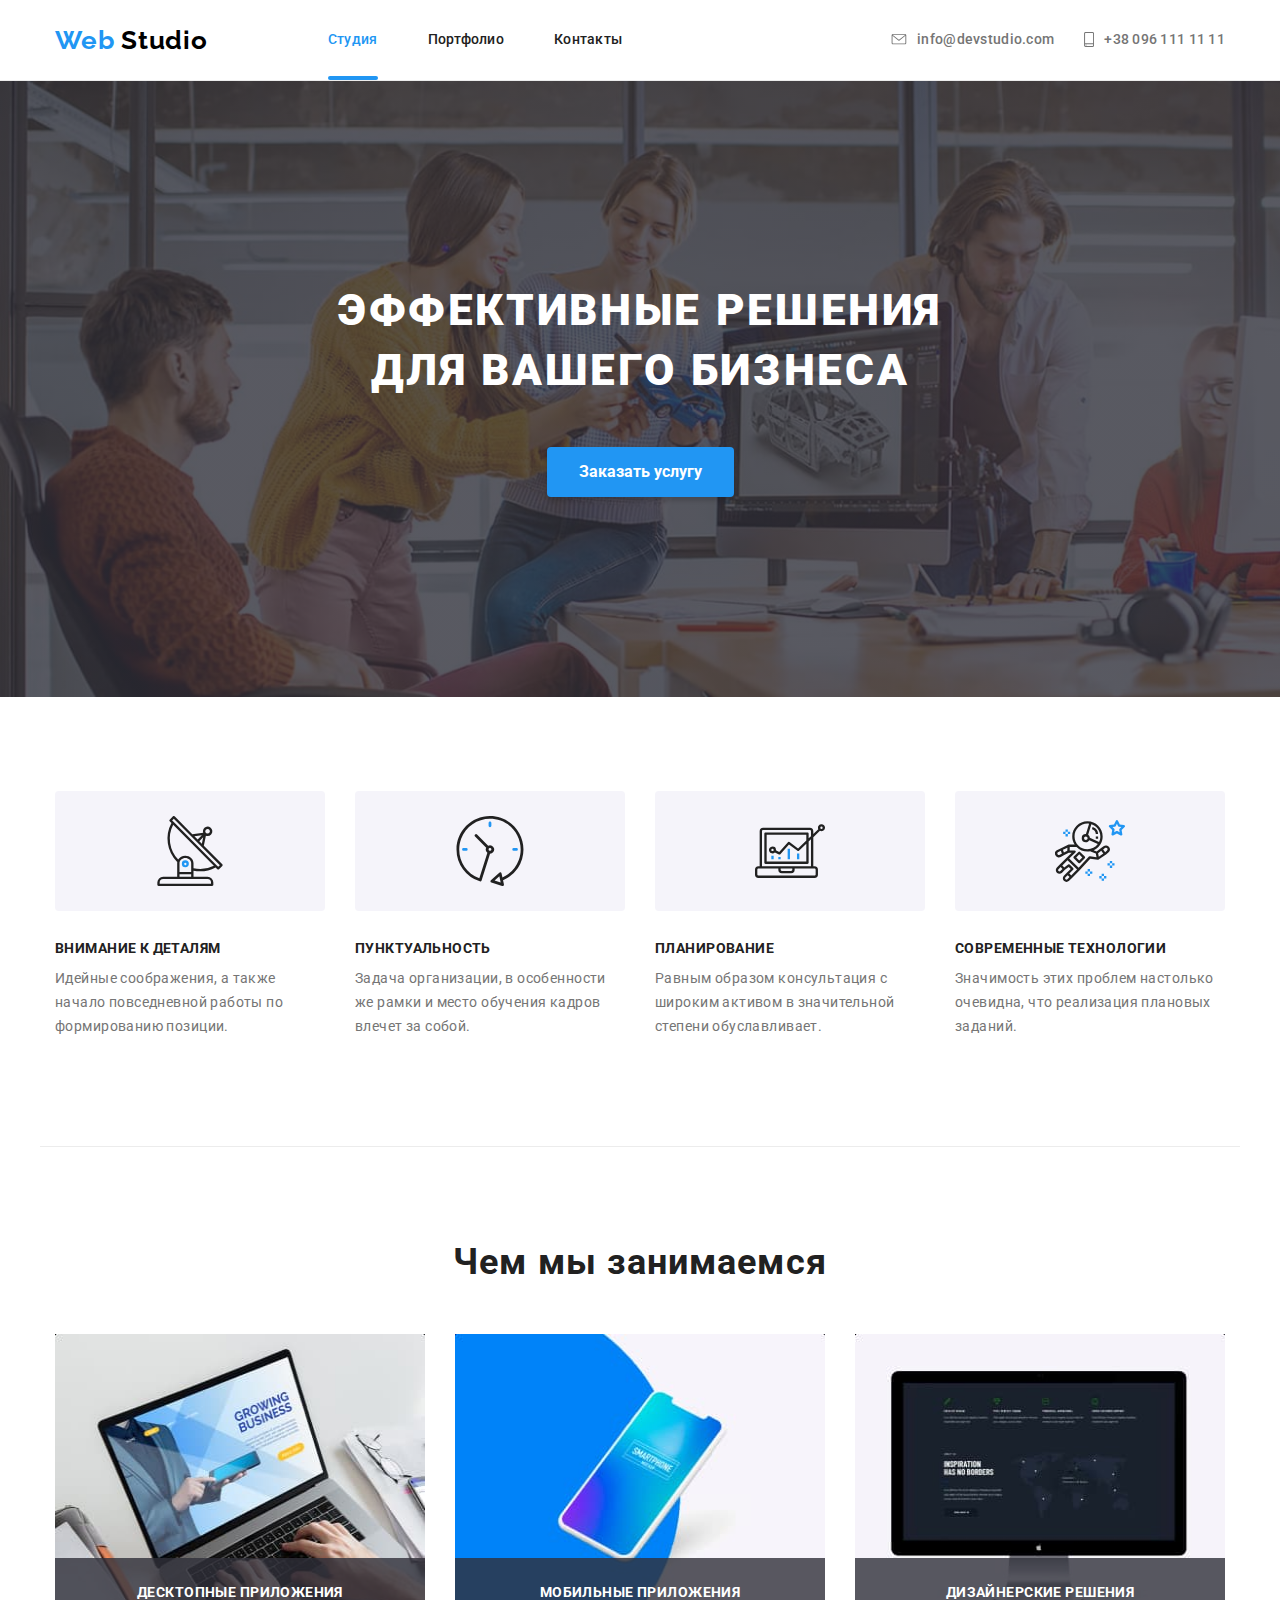
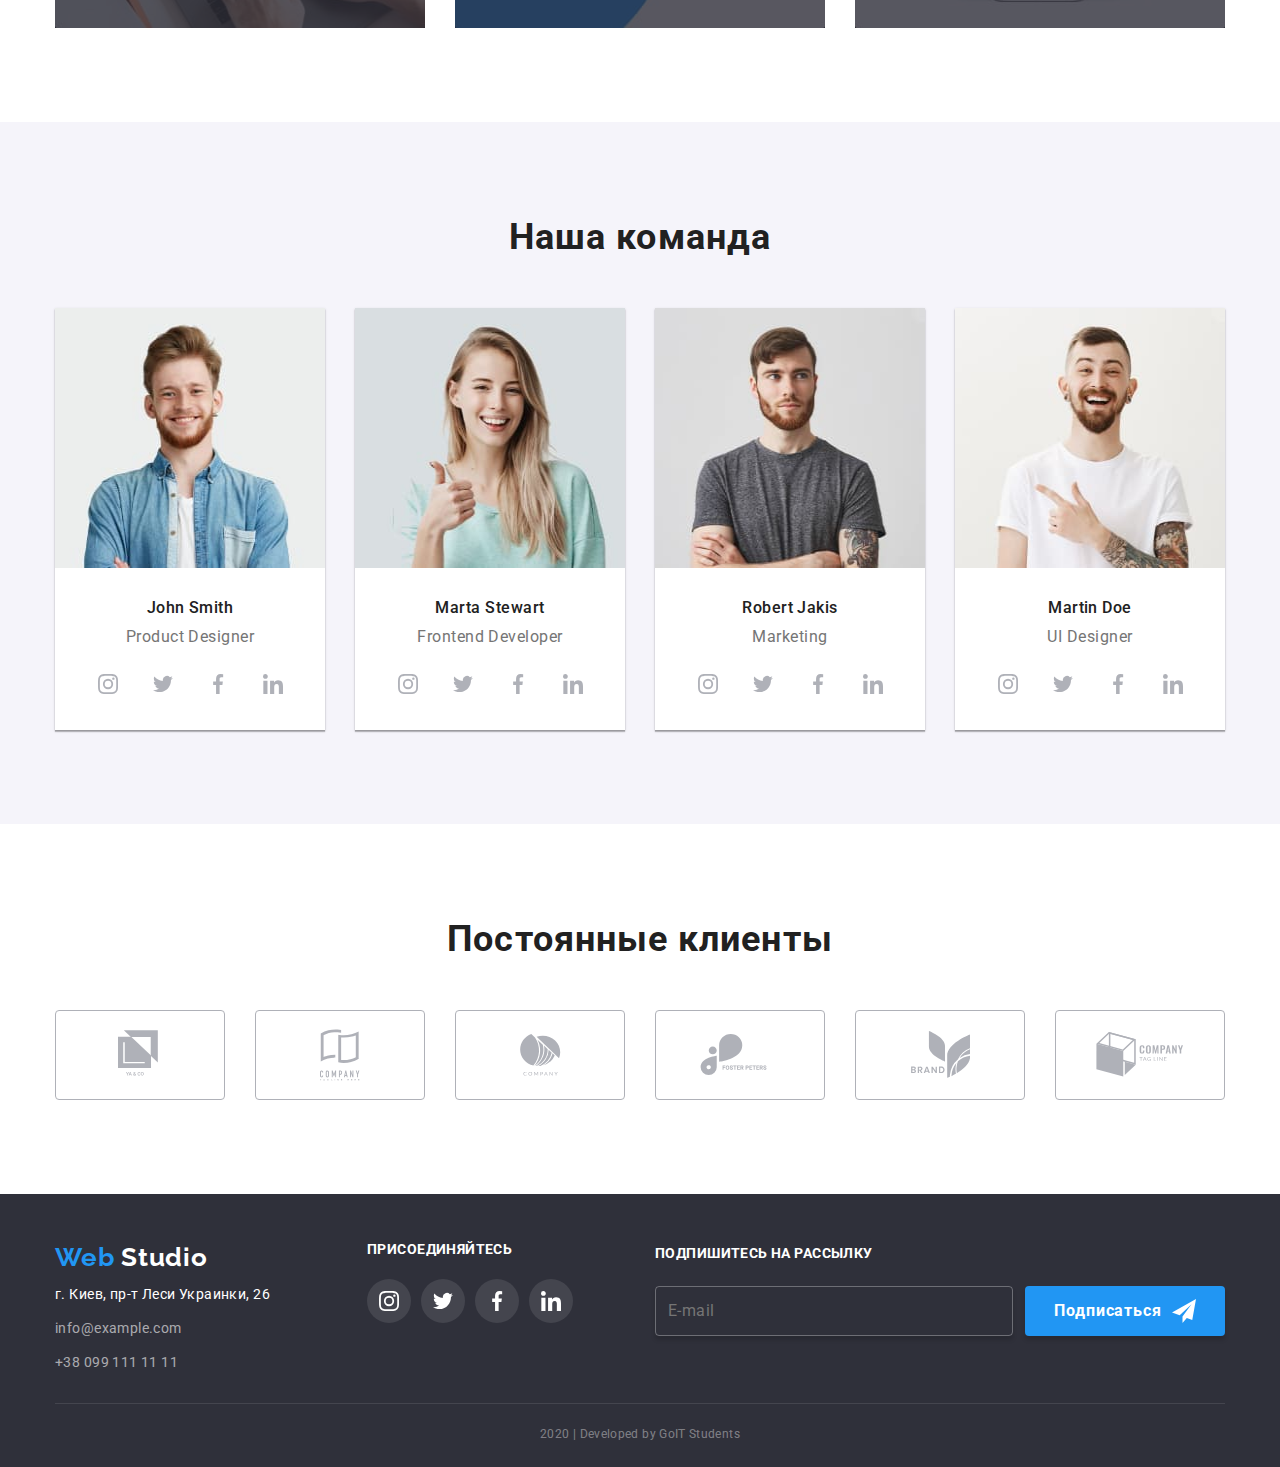
<file: index.html>
<!DOCTYPE html>
<html lang="ru">
<head>
    <meta charset="UTF-8">
    <meta name="viewport" content="width=device-width, initial-scale=1.0">
    <title>Homework 7</title>

    <link href="https://fonts.googleapis.com/css2?family=Raleway:wght@700&family=Roboto:wght@500;700;900&display=swap" rel="stylesheet">
    <link rel="stylesheet" href="./css/main.min.css">
</head>
<body>
    <header class="header">
        <div class="header-wrapper container">
            <a class="logo link" href="/">
                <span class="logo-first-word">Web</span> Studio
            </a>
    
            <ul class="site-nav list">
                <li class="item nav-active-link"><a href="./index.html">Студия</a></li>
                <li class="item"><a href="./portfolio.html">Портфолио</a></li>
                <li class="item"><a href="#">Контакты</a></li>
            </ul>
    
            <ul class="contacts-nav list">
                <li class="item">
                    <a href="mailto:info@devstudio.com" class="contact-link">
                        <svg width="16" height="11" class="contact-icon">
                            <use href="./img/icons.svg#icon-envelope"></use>
                        </svg>
                        <span>info@devstudio.com</span>
                    </a>
                </li>
    
                <li class="item">
                    <a href="tel:+380961111111" class="contact-link">
                        <svg width="10" height="15" class="contact-icon">
                            <use href="./img/icons.svg#icon-smartphone"></use>
                        </svg>
                        <span>+38 096 111 11 11</span>
                    </a>
                </li>
            </ul>
        </div>
    </header>

    <!-- Hero section-->
    <section class="hero-section">
        <div class="content">
            <h1 class="hero-section-header">эффективные решения<br>
                для вашего бизнеса</h1>

            <button type="button" class="hero-section-button" href="#" data-modal-open>
                Заказать услугу
            </button>
        </div>
    </section>

    <!--Features section-->
    <section class="features-section container">
        <h2 class="section-header">Наши преимущества</h2>
        <ul class="features-section-list list">
            <li class="item">
                <h3>Внимание к деталям</h3>
                <p>Идейные соображения, а также начало повседневной работы по формированию позиции.</p>
            </li>
            <li class="item">
                <h3>Пунктуальность</h3>
                <p>Задача организации, в особенности же рамки и место обучения кадров влечет за собой.</p>
            </li>
            <li class="item">
                <h3>Планирование</h3>
                <p>Равным образом консультация с широким активом в значительной степени обуславливает.</p>
            </li>
            <li class="item">
                <h3>Современные технологии</h3>
                <p>Значимость этих проблем настолько очевидна, что реализация плановых заданий.</p>
            </li>
        </ul>
    </section>

    <!--Our work section-->
    <section class="work-section container">
        <h2 class="work-section-header">Чем мы занимаемся</h2>
        <ul class="work-section-list list">
            <li class="item">
                <img class="image" src="./img/work-1.jpg" alt="Разработка десктопных приложений" width="380" height="294">
                <h3>Десктопные приложения</h3>
            </li>
            <li class="item">
                <img class="image" src="./img/work-2.jpg" alt="Разработка мобильных приложений" width="380" height="294">
                <h3>Мобильные приложения</h3>
            </li>
            <li class="item">
                <img class="image" src="./img/work-3.jpg" alt="Разработка дизайнерских решений" width="380" height="294">
                <h3>Дизайнерские решения</h3>
            </li>
        </ul>
    </section>

    <!--Our team section-->
    <section class="team-section">
        <div class="container">
            <h2 class="team-section-header">Наша команда</h2>
            <ul class="team-section-list list">
                <li class="item">
                    <img class="teammate-image" src="./img/john-smith.jpg" alt="John Smith" width="278" height="260">
                    <h3>John Smith</h3>
                    <p>Product Designer</p>
                    <ul class="list social-links">
                        <li class="item">
                            <a href="https://instagram.com" aria-label="Instagram страница John Smith" class="social-link">
                                <svg width="20" height="20" class="social-link-icon">
                                    <use href="./img/icons.svg#icon-instagram"></use>
                                </svg>
                            </a>
                        </li>
                        <li class="item">
                            <a href="https://twitter.com" aria-label="Twitter страница John Smith" class="social-link">
                                <svg width="20" height="20" class="social-link-icon">
                                    <use href="./img/icons.svg#icon-twitter"></use>
                                </svg>
                            </a>
                        </li>
                        <li class="item">
                            <a href="https://facebook.com" aria-label="Facebook страница John Smith" class="social-link">
                                <svg width="20" height="20" class="social-link-icon">
                                    <use href="./img/icons.svg#icon-facebook"></use>
                                </svg>
                            </a>
                        </li>
                        <li class="item">
                            <a href="https://linkedin.com" aria-label="LinkedIn страница John Smith" class="social-link">
                                <svg width="20" height="20" class="social-link-icon">
                                    <use href="./img/icons.svg#icon-linkedin"></use>
                                </svg>
                            </a>
                        </li>
                    </ul>
                </li>
                <li class="item">
                    <img class="teammate-image" src="./img/marta-stewart.jpg" alt="Marta Stewart" width="278" height="260">
                    <h3>Marta Stewart</h3>
                    <p>Frontend Developer</p>
                    <ul class="list social-links">
                        <li class="item">
                            <a href="https://instagram.com" aria-label="Instagram страница Marta Stewart" class="social-link">
                                <svg width="20" height="20" class="social-link-icon">
                                    <use href="./img/icons.svg#icon-instagram"></use>
                                </svg>
                            </a>
                        </li>
                        <li class="item">
                            <a href="https://twitter.com" aria-label="Twitter страница Marta Stewart" class="social-link">
                                <svg width="20" height="20" class="social-link-icon">
                                    <use href="./img/icons.svg#icon-twitter"></use>
                                </svg>
                            </a>
                        </li>
                        <li class="item">
                            <a href="https://facebook.com" aria-label="Facebook страница Marta Stewart" class="social-link">
                                <svg width="20" height="20" class="social-link-icon">
                                    <use href="./img/icons.svg#icon-facebook"></use>
                                </svg>
                            </a>
                        </li>
                        <li class="item">
                            <a href="https://linkedin.com" aria-label="LinkedIn страница Marta Stewart" class="social-link">
                                <svg width="20" height="20" class="social-link-icon">
                                    <use href="./img/icons.svg#icon-linkedin"></use>
                                </svg>
                            </a>
                        </li>
                    </ul>
                </li>
                <li class="item">
                    <img class="teammate-image" src="./img/robert-jakis.jpg" alt="Robert Jakis" width="278" height="260">
                    <h3>Robert Jakis</h3>
                    <p>Marketing</p>
                    <ul class="list social-links">
                        <li class="item">
                            <a href="https://instagram.com" aria-label="Instagram страница Robert Jakis" class="social-link">
                                <svg width="20" height="20" class="social-link-icon">
                                    <use href="./img/icons.svg#icon-instagram"></use>
                                </svg>
                            </a>
                        </li>
                        <li class="item">
                            <a href="https://twitter.com" aria-label="Twitter страница Robert Jakis" class="social-link">
                                <svg width="20" height="20" class="social-link-icon">
                                    <use href="./img/icons.svg#icon-twitter"></use>
                                </svg>
                            </a>
                        </li>
                        <li class="item">
                            <a href="https://facebook.com" aria-label="Facebook страница Robert Jakis" class="social-link">
                                <svg width="20" height="20" class="social-link-icon">
                                    <use href="./img/icons.svg#icon-facebook"></use>
                                </svg>
                            </a>
                        </li>
                        <li class="item">
                            <a href="https://linkedin.com" aria-label="LinkedIn страница Robert Jakis" class="social-link">
                                <svg width="20" height="20" class="social-link-icon">
                                    <use href="./img/icons.svg#icon-linkedin"></use>
                                </svg>
                            </a>
                        </li>
                    </ul>
                </li>
                <li class="item">
                    <img class="teammate-image" src="./img/martin-doe.jpg" alt="Martin Doe" width="278" height="260">
                    <h3>Martin Doe</h3>
                    <p>UI Designer</p>
                    <ul class="list social-links">
                        <li class="item">
                            <a href="https://instagram.com" aria-label="Instagram страница Martin Doe" class="social-link">
                                <svg width="20" height="20" class="social-link-icon">
                                    <use href="./img/icons.svg#icon-instagram"></use>
                                </svg>
                            </a>
                        </li>
                        <li class="item">
                            <a href="https://twitter.com" aria-label="Twitter страница Martin Doe" class="social-link">
                                <svg width="20" height="20" class="social-link-icon">
                                    <use href="./img/icons.svg#icon-twitter"></use>
                                </svg>
                            </a>
                        </li>
                        <li class="item">
                            <a href="https://facebook.com" aria-label="Facebook страница Martin Doe" class="social-link">
                                <svg width="20" height="20" class="social-link-icon">
                                    <use href="./img/icons.svg#icon-facebook"></use>
                                </svg>
                            </a>
                        </li>
                        <li class="item">
                            <a href="https://linkedin.com" aria-label="LinkedIn страница Martin Doe" class="social-link">
                                <svg width="20" height="20" class="social-link-icon">
                                    <use href="./img/icons.svg#icon-linkedin"></use>
                                </svg>
                            </a>
                        </li>
                    </ul>
                </li>
            </ul>
        </div>
    </section>

    <!--Clients section-->
    <section class="clients-section container">
        <h2 class="clients-section-header">Постоянные клиенты</h2>
        <ul class="clients-section-list list">
            <li class="item">
                <a class="client-link" href="#">
                    <svg width="44" height="49" class="client-link-icon">
                        <use href='./img/icons.svg#icon-logo-1'></use>
                    </svg>
                </a>
            </li>
            <li class="item">
                <a class="client-link" href="#">
                    <svg width="40" height="52" class="client-link-icon">
                        <use href='./img/icons.svg#icon-logo-2'></use>
                    </svg>
                </a>
            </li>
            <li class="item">
                <a class="client-link" href="#">
                    <svg width="41" height="42" class="client-link-icon">
                        <use href='./img/icons.svg#icon-logo-3'></use>
                    </svg>
                </a>
            </li>
            <li class="item">
                <a class="client-link" href="#">
                    <svg width="80" height="42" class="client-link-icon">
                        <use href='./img/icons.svg#icon-logo-4'></use>
                    </svg>
                </a>
            </li>
            <li class="item">
                <a class="client-link" href="#">
                    <svg width="59" height="47" class="client-link-icon">
                        <use href='./img/icons.svg#icon-logo-5'></use>
                    </svg>
                </a>
            </li>
            <li class="item">
                <a class="client-link" href="#">
                    <svg width="88" height="45" class="client-link-icon">
                        <use href='./img/icons.svg#icon-logo-6'></use>
                    </svg>
                </a>
            </li>
        </ul>
    </section>

    <!--Footer-->
    <footer class="footer">
        <div class="container footer-content">
            <!--Contacts-->
            <address class="footer-address">
                <a class="footer-logo logo" href="/">
                    <span class="logo-first-word">Web</span> Studio
                </a><br>
                <p class="footer-location">г. Киев, пр-т Леси Украинки, 26</p>
                <a class="footer-contact footer-email" href="mailto:info@example.com">info@example.com</a><br>
                <a class="footer-contact" href="tel:+380991111111">+38 099 111 11 11</a>
            </address>
        
            <!--Join us-->
            <div class="join-us-block">
                <p>присоединяйтесь</p>
                <ul class="list join-us-list">
                    <li class="item">
                        <a href="https://instagram.com" aria-label="Мы в Instagram" class="footer-social-link">
                            <svg width="20" height="20" class="footer-social-link-icon">
                                <use href="./img/icons.svg#icon-instagram"></use>
                            </svg>
                        </a>
                    </li>
                    <li class="item">
                        <a class="footer-social-link" href="https://twitter.com" aria-label="Мы в Twitter">
                            <svg width="20" height="20" class="footer-social-link-icon">
                                <use href="./img/icons.svg#icon-twitter"></use>
                            </svg>
                        </a>
                    </li>
                    <li class="item"><a class="footer-social-link" href="https://facebook.com" aria-label="Мы в Facebook">
                            <svg width="20" height="20" class="footer-social-link-icon">
                                <use href="./img/icons.svg#icon-facebook"></use>
                            </svg>
                        </a>
                    </li>
                    <li class="item"><a class="footer-social-link" href="https://linkedin.com" aria-label="Мы в LinkedIn">
                         <svg width="20" height="20" class="footer-social-link-icon">
                            <use href="./img/icons.svg#icon-linkedin"></use>
                        </svg>
                        </a>
                    </li>
                </ul>
            </div>
        
            <!--Subscribe form-->
            <form class="subscribe-form">
                <label for="footer-email">подпишитесь на рассылку</label>
                
                <div class="email-input">
                    <input type="email" id="footer-email" name="email" placeholder="E-mail">
               
                    <button type="submit">
                        Подписаться
                        <svg width="24" height="24" class="email-send-icon">
                            <use href="./img/icons.svg#icon-send"></use>
                        </svg>
                    </button>
                </div>
            </form>
            
        </div>

        <!--Copyright-->
        <div class="container">
            <p class="footer-copyright">2020 | Developed by GoIT Students </p>
        </div>
    </footer>

    <!--Modal window-->
    <div class="backdrop is-hidden" data-modal>
        <div class="modal-window">
            <button type="button" class="close-button" data-modal-close>
                <svg class="icon">
                    <use href="./img/icons.svg#icon-cross"></use>
                </svg>
            </button>

            <form class="modal-form">
                <p class="modal-form-title">Оставьте свои данные, мы вам перезвоним</p>
            
                <!-- Name -->
                <div class="form-input">
                    <input type="text" name="name" id="name" placeholder=" ">
                    <label for="name">Имя</label>
                    <svg class="icon" width="12" height="12">
                        <use href="./img/icons.svg#icon-form-person"></use>
                    </svg>
                </div>

                <!-- Phone -->
                <div class="form-input">
                    <input type="phone" name="phone" id="phone" placeholder=" ">
                    <label for="phone">Телефон</label>
                    <svg class="icon" width="12" height="12">
                        <use href="./img/icons.svg#icon-form-phone"></use>
                    </svg>
                </div>

                <!-- Email -->
                <div class="form-input">
                    <input type="email" name="email" id="email" placeholder=" ">
                    <label for="email">Почта</label>
                    <svg class="icon" width="12" height="12">
                        <use href="./img/icons.svg#icon-form-email"></use>
                    </svg>
                </div>

                <!-- Comment -->
                <div class="form-input">
                    <textarea name="comment" id="comment" placeholder=" "></textarea>
                    <label class="comment-label" for="comment">Комментарий</label>
                </div>

                <!-- Conditions -->
                <label class="conditions">
                    <input type="checkbox" name="agreement" class="conditions-checkbox">
                    <span class="icon"></span>
                    Соглашаюсь с рассылкой и принимаю <a href="#" class="conditions-link">Условия договора</a>
                </label>

                <!-- Submit button-->
                <button type="submit" class="submit-button">
                    Отправить
                </button>
            </form>
        </div>
    </div>
    
    <!-- Modal window code-->
    <script src="./js/modal.js"></script>
</body>

</html>
</file>
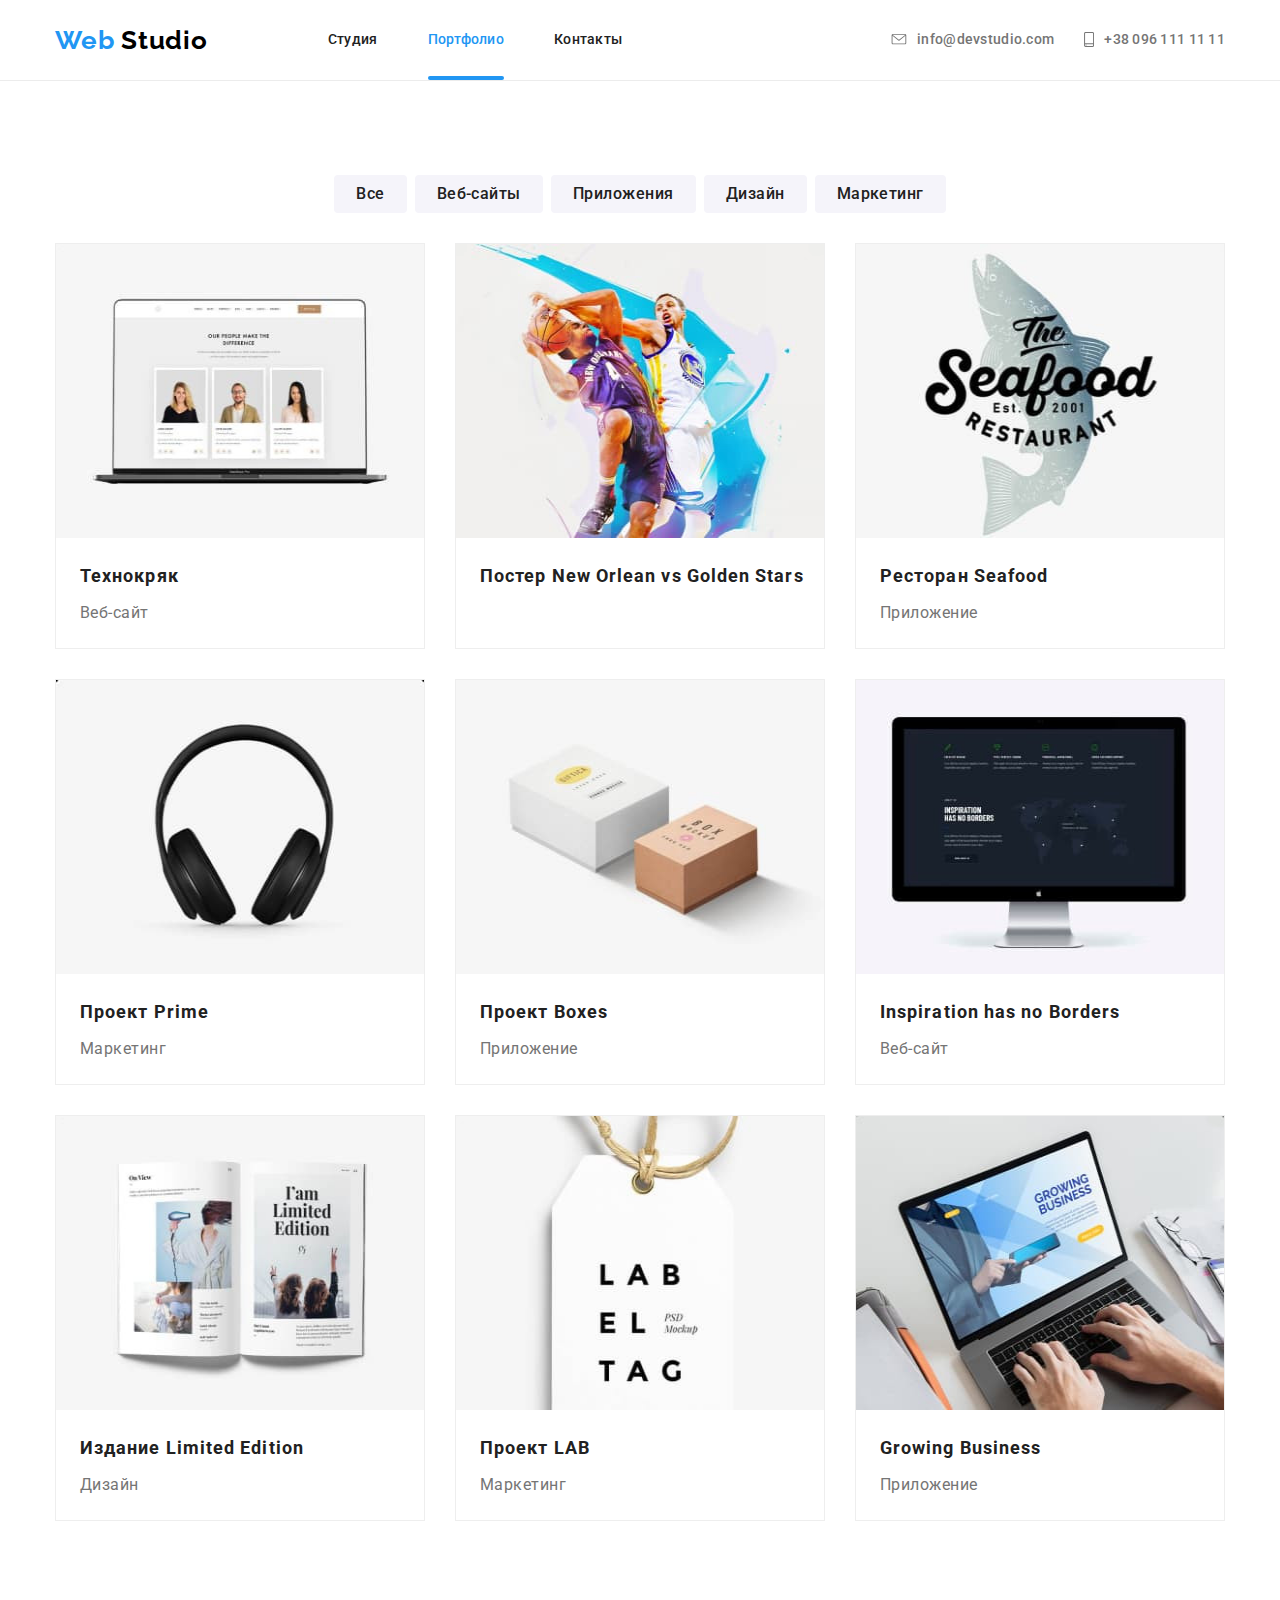
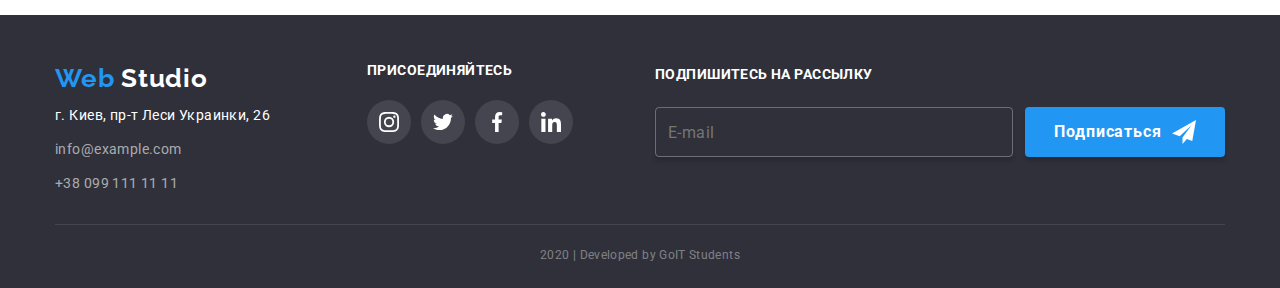
<file: portfolio.html>
<!DOCTYPE html>
<html lang="ru">
<head>
    <meta charset="UTF-8">
    <meta name="viewport" content="width=device-width, initial-scale=1.0">
    <title>Homework 7 - Portfolio</title>

    
    <link href="https://fonts.googleapis.com/css2?family=Raleway:wght@700&family=Roboto:wght@500;700;900&display=swap" rel="stylesheet">
    <link rel="stylesheet" href="./css/main.min.css">
</head>
<body>
    <header class="header">
        <div class="header-wrapper container">
            <a class="logo link" href="/">
                <span class="logo-first-word">Web</span> Studio
            </a>
    
            <ul class="site-nav list">
                <li class="item"><a href="./index.html">Студия</a></li>
                <li class="item nav-active-link"><a href="./portfolio.html">Портфолио</a></li>
                <li class="item"><a href="#">Контакты</a></li>
            </ul>
    
            <ul class="contacts-nav list">
                <li class="item">
                    <a href="mailto:info@devstudio.com" class="contact-link">
                        <svg width="16" height="11" class="contact-icon">
                            <use href="./img/icons.svg#icon-envelope"></use>
                        </svg>
                        <span>info@devstudio.com</span>
                    </a>
                </li>
    
                <li class="item">
                    <a href="tel:+380961111111" class="contact-link">
                        <svg width="10" height="15" class="contact-icon">
                            <use href="./img/icons.svg#icon-smartphone"></use>
                        </svg>
                        <span>+38 096 111 11 11</span>
                    </a>
                </li>
            </ul>
        </div>
    </header>

    <!-- Works-->
    <section class="portfolio-section container">
        <h1 class="portfolio-heading">Наши работы</h1>

        <!--Work type selector-->
        <ul class="list portfolio-work-type-chooser">
            <li class="item"><button class="portfolio-section-button" type="button">Все</button></li>
            <li class="item"><button class="portfolio-section-button" type="button">Веб-сайты</button></li>
            <li class="item"><button class="portfolio-section-button" type="button">Приложения</button></li>
            <li class="item"><button class="portfolio-section-button" type="button">Дизайн</button></li>
            <li class="item"><button class="portfolio-section-button" type="button">Маркетинг</button></li>
        </ul>

       <!-- Work cards-->
       <ul class="list work-list">
        <li class="item">
            <a href="#">
                <div class="image-wrapper">
                    <img class="image" width="380" height="294" src="./img/portfolio/project-1.jpg" alt="Иллюстрация работы Технокряк">
                    <p class="image-card-top-text">Технокряк это современная площадка распространения коронавируса. Компании используют эту платформу для цифрового шпионажа и атак на защищённые сервера конкурентов.</p>
                </div>
                <div class="work-item-title">
                    <h2 class="portfolio-section-card-title">Технокряк</h2>
                    <p class="portfolio-section-card-category">Веб-сайт</p>
                </div>
            </a>
        </li>
        <li class="item">
            <a href="#">
                <div class="image-wrapper">
                    <img class="image" width="380" height="294" src="./img/portfolio/project-2.jpg"
                    alt="Иллюстрация работы Постер New Orlean vs Golden Stars">
                    <p class="image-card-top-text">Технокряк это современная площадка распространения коронавируса. Компании используют эту платформу для цифрового шпионажа и атак на защищённые сервера конкурентов.</p>
                </div>
                
                <div class="work-item-title">
                    <h2 class="portfolio-section-card-title">Постер New Orlean vs Golden Stars</h2>
                </div>
            </a>
        </li>
        <li class="item">
            <a href="#">
                <div class="image-wrapper">
                <img class="image" width="380" height="294" src="./img/portfolio/project-3.jpg"
                    alt="Иллюстрация работы Ресторан Seafood">
                    <p class="image-card-top-text">Технокряк это современная площадка распространения коронавируса. Компании используют эту платформу для цифрового шпионажа и атак на защищённые сервера конкурентов.</p>

                </div>
                <div class="work-item-title">
                    <h2 class="portfolio-section-card-title">Ресторан Seafood</h2>
                    <p class="portfolio-section-card-category">Приложение</p>
                </div>
            </a>
        </li>
           <li class="item">
               <a href="#">
                <div class="image-wrapper">
                    <img class="image" width="380" height="294" src="./img/portfolio/project-4.jpg" alt="Иллюстрация работы Проект Prime">
                    <p class="image-card-top-text">Технокряк это современная площадка распространения коронавируса. Компании используют эту платформу для цифрового шпионажа и атак на защищённые сервера конкурентов.</p>

                </div>
                <div class="work-item-title">
                    <h2 class="portfolio-section-card-title">Проект Prime</h2>
                    <p class="portfolio-section-card-category">Маркетинг</p>
                </div>
               </a>
           </li>
           <li class="item">
            <a href="#">
                <div class="image-wrapper">
                    <img class="image" width="380" height="294" src="./img/portfolio/project-5.jpg"
                    alt="Иллюстрация работы Проект Boxes">
                    <p class="image-card-top-text">Технокряк это современная площадка распространения коронавируса. Компании используют эту платформу для цифрового шпионажа и атак на защищённые сервера конкурентов.</p>
                </div>
               
                <div class="work-item-title">
                    <h2 class="portfolio-section-card-title">Проект Boxes</h2>
                    <p class="portfolio-section-card-category">Приложение</p>
                </div>
            </a>
           </li>
           <li class="item">
            <a href="#">
                <div class="image-wrapper">
                    <img class="image" width="380" height="294" src="./img/portfolio/project-6.jpg"
                    alt="Иллюстрация работы Inspiration has no Borders">

                    <p class="image-card-top-text">Технокряк это современная площадка распространения коронавируса. Компании используют эту платформу для цифрового шпионажа и атак на защищённые сервера конкурентов.</p>
                </div>
                <div class="work-item-title">
            
                    <h2 class="portfolio-section-card-title">Inspiration has no Borders</h2>
                    <p class="portfolio-section-card-category">Веб-сайт</p>
                </div>
            </a>
           </li>
           <li class="item">
            <a href="#">
                <div class="image-wrapper">
                    <img class="image" width="380" height="294" src="./img/portfolio/project-7.jpg"
                    alt="Иллюстрация работы Издание Limited Edition">
                    <p class="image-card-top-text">Технокряк это современная площадка распространения коронавируса. Компании используют эту платформу для цифрового шпионажа и атак на защищённые сервера конкурентов.</p>
                </div>

                <div class="work-item-title">
                    <h2 class="portfolio-section-card-title">Издание Limited Edition</h2>
                    <p class="portfolio-section-card-category">Дизайн</p>
                </div>
            </a>
           </li>
            <li class="item">
                <a href="#">
                    <div class="image-wrapper">
                        <img class="image" width="380" height="294" src="./img/portfolio/project-8.jpg"
                            alt="Иллюстрация работы Проект LAB">

                            <p class="image-card-top-text">Технокряк это современная площадка распространения коронавируса. Компании используют эту платформу для цифрового шпионажа и атак на защищённые сервера конкурентов.</p>
                    </div>

                    <div class="work-item-title">
                        <h2 class="portfolio-section-card-title">Проект LAB</h2>
                        <p class="portfolio-section-card-category">Маркетинг</p>
                    </div>
                </a>
            </li>
            <li class="item">
                <a href="#">
                    <div class="image-wrapper">
                        <img class="image" width="380" height="294" src="./img/portfolio/project-9.jpg"
                        alt="Иллюстрация работы Growing Business">

                        <p class="image-card-top-text">Технокряк это современная площадка распространения коронавируса. Компании используют эту платформу для цифрового шпионажа и атак на защищённые сервера конкурентов.</p>
                    </div>
                   
                    <div class="work-item-title">
                        <h2 class="portfolio-section-card-title">Growing Business</h2>
                        <p class="portfolio-section-card-category">Приложение</p>
                    </div>
                </a>
            </li>
       </ul>
    </section>

    <!--Footer-->
    <footer class="footer">
        <div class="container footer-content">
            <!--Contacts-->
            <address class="footer-address">
                <a class="footer-logo logo" href="/">
                    <span class="logo-first-word">Web</span> Studio
                </a><br>
                <p class="footer-location">г. Киев, пр-т Леси Украинки, 26</p>
                <a class="footer-contact footer-email" href="mailto:info@example.com">info@example.com</a><br>
                <a class="footer-contact" href="tel:+380991111111">+38 099 111 11 11</a>
            </address>
        
            <!--Join us-->
            <div class="join-us-block">
                <p>присоединяйтесь</p>
                <ul class="list join-us-list">
                    <li class="item">
                        <a href="https://instagram.com" aria-label="Мы в Instagram" class="footer-social-link">
                            <svg width="20" height="20" class="footer-social-link-icon">
                                <use href="./img/icons.svg#icon-instagram"></use>
                            </svg>
                        </a>
                    </li>
                    <li class="item">
                        <a class="footer-social-link" href="https://twitter.com" aria-label="Мы в Twitter">
                            <svg width="20" height="20" class="footer-social-link-icon">
                                <use href="./img/icons.svg#icon-twitter"></use>
                            </svg>
                        </a>
                    </li>
                    <li class="item"><a class="footer-social-link" href="https://facebook.com" aria-label="Мы в Facebook">
                            <svg width="20" height="20" class="footer-social-link-icon">
                                <use href="./img/icons.svg#icon-facebook"></use>
                            </svg>
                        </a>
                    </li>
                    <li class="item"><a class="footer-social-link" href="https://linkedin.com" aria-label="Мы в LinkedIn">
                         <svg width="20" height="20" class="footer-social-link-icon">
                            <use href="./img/icons.svg#icon-linkedin"></use>
                        </svg>
                        </a>
                    </li>
                </ul>
            </div>
        
        <!--Subscribe form-->
        <form class="subscribe-form">
            <label for="footer-email">подпишитесь на рассылку</label>
        
            <div class="email-input">
                <input type="email" id="footer-email" name="email" placeholder="E-mail">
        
                <button type="submit">
                    Подписаться
                    <svg width="24" height="24" class="email-send-icon">
                        <use href="./img/icons.svg#icon-send"></use>
                    </svg>
                </button>
            </div>
        </form>
        </div>

        <!--Copyright-->
        <div class="container">
            <p class="footer-copyright">2020 | Developed by GoIT Students </p>
        </div>
    </footer>
</body>

</html>
</file>
<file: css/main.min.css>
/*! modern-normalize v0.6.0 | MIT License | https://github.com/sindresorhus/modern-normalize */*,*::before,*::after{-webkit-box-sizing:border-box;box-sizing:border-box}:root{-moz-tab-size:4;-o-tab-size:4;tab-size:4}html{line-height:1.15;-webkit-text-size-adjust:100%}body{margin:0}body{font-family:system-ui,-apple-system,"Segoe UI",Roboto,Helvetica,Arial,sans-serif,"Apple Color Emoji","Segoe UI Emoji"}hr{height:0}abbr[title]{-webkit-text-decoration:underline dotted;text-decoration:underline dotted}b,strong{font-weight:bolder}code,kbd,samp,pre{font-family:SFMono-Regular, Consolas, 'Liberation Mono', Menlo, monospace;font-size:1em}small{font-size:80%}sub,sup{font-size:75%;line-height:0;position:relative;vertical-align:baseline}sub{bottom:-0.25em}sup{top:-0.5em}button,input,optgroup,select,textarea{font-family:inherit;font-size:100%;line-height:1.15;margin:0}button,select{text-transform:none}button,[type='button'],[type='reset'],[type='submit']{-webkit-appearance:button}button::-moz-focus-inner,[type='button']::-moz-focus-inner,[type='reset']::-moz-focus-inner,[type='submit']::-moz-focus-inner{border-style:none;padding:0}button:-moz-focusring,[type='button']:-moz-focusring,[type='reset']:-moz-focusring,[type='submit']:-moz-focusring{outline:1px dotted ButtonText}fieldset{padding:0.35em 0.75em 0.625em}legend{padding:0}progress{vertical-align:baseline}[type='number']::-webkit-inner-spin-button,[type='number']::-webkit-outer-spin-button{height:auto}[type='search']{-webkit-appearance:textfield;outline-offset:-2px}[type='search']::-webkit-search-decoration{-webkit-appearance:none}::-webkit-file-upload-button{-webkit-appearance:button;font:inherit}summary{display:list-item}html{-webkit-box-sizing:border-box;box-sizing:border-box}*,*::before,*::after{-webkit-box-sizing:inherit;box-sizing:inherit}ul,ol{margin:0}.container{width:1200px;padding-left:15px;padding-right:15px;margin:0 auto}.link{text-decoration:none}.list{list-style:none}body{background-color:#FFFFFF;color:#757575;font-family:Roboto,sans-serif;font-size:14px;line-height:1.71;letter-spacing:0.03em}h2{font-family:Roboto,sans-serif;font-weight:700;font-size:36px;line-height:1.17;letter-spacing:0.03em;text-align:center}.header-wrapper{display:-webkit-box;display:-ms-flexbox;display:flex;-webkit-box-align:center;-ms-flex-align:center;align-items:center}.header{border-bottom:1px solid #ECECEC}.site-nav{display:-webkit-box;display:-ms-flexbox;display:flex;margin-left:80px}.site-nav a{color:#212121;text-decoration:none}.site-nav .item a{display:block;padding-top:32px;padding-bottom:32px}.site-nav .item+.item{margin-left:50px}.nav-active-link{position:relative}.item.nav-active-link a{color:#2196F3}.nav-active-link::after{content:'';position:absolute;display:block;width:100%;height:4px;bottom:0;left:0;background-color:#2196F3;border-radius:2px}.contacts-nav{display:-webkit-box;display:-ms-flexbox;display:flex;margin-left:auto}.contacts-nav .item+.item{margin-left:30px}.contacts-nav a{color:#757575;text-decoration:none}.logo{color:#000000;font-family:Raleway,sans-serif;font-weight:700;font-size:26px;line-height:1.19;letter-spacing:0.03em}.logo-first-word{color:#2196F3}.site-nav a,.contacts-nav a{font-family:Roboto,sans-serif;font-weight:500;font-size:14px;line-height:1.14;letter-spacing:0.02em;-webkit-transition-property:color;transition-property:color;-webkit-transition-duration:250ms;transition-duration:250ms;-webkit-transition-timing-function:cubic-bezier(0.4, 0, 0.2, 1);transition-timing-function:cubic-bezier(0.4, 0, 0.2, 1)}.site-nav a:hover,.site-nav a:focus,.contacts-nav a:hover,.contacts-nav a:focus{color:#2196F3}.contacts-nav .contact-link{display:-webkit-box;display:-ms-flexbox;display:flex;-webkit-box-align:center;-ms-flex-align:center;align-items:center}.contact-icon{margin-right:10px;fill:currentColor}.hero-section{max-width:1600px;margin-right:auto;margin-left:auto;text-align:center;background-color:#aaaaaa;background-image:-webkit-gradient(linear, left top, left bottom, from(rgba(47,48,58,0.8)), to(rgba(47,48,58,0.8))),url("../img/hero-background.jpg");background-image:linear-gradient(rgba(47,48,58,0.8), rgba(47,48,58,0.8)),url("../img/hero-background.jpg");background-size:cover}.hero-section a{text-decoration:none}.hero-section .content{padding-top:200px;padding-bottom:200px}.hero-section-header{margin:0;padding:0;color:#fff;font-family:Roboto,sans-serif;font-weight:900;font-size:44px;line-height:1.36;letter-spacing:0.06em;text-transform:uppercase;text-align:center}.hero-section-button{display:inline-block;padding:10px 32px;margin-left:auto;margin-right:auto;margin-top:46px;color:#fff;background-color:#2196F3;font-family:Roboto,sans-serif;font-weight:700;font-size:16px;line-height:1.88;-webkit-box-shadow:0px 4px 4px rgba(0,0,0,0.15);box-shadow:0px 4px 4px rgba(0,0,0,0.15);border:0;border-radius:4px}.hero-section-button:hover{cursor:pointer}.features-section{padding-top:94px;padding-bottom:94px;border-bottom:1px solid #ECECEC}.features-section p{margin-top:10px}.features-section .section-header{display:none}.features-section-list{display:-webkit-box;display:-ms-flexbox;display:flex;padding:0;margin:0}.features-section-list .item{width:270px}.features-section-list .item+.item{margin-left:30px}.features-section-list h3{margin:0;color:#212121;font-family:Roboto,sans-serif;font-weight:700;font-size:14px;line-height:1.14;letter-spacing:0.03em;text-transform:uppercase}.features-section-list .item::before{content:'';display:block;height:120px;margin-bottom:30px;background-color:#F5F4FA;background-size:70px 70px;background-repeat:no-repeat;background-position:center;border-radius:4px}.features-section-list .item:nth-child(1)::before{background-image:url("../img/antenna.svg")}.features-section-list .item:nth-child(2)::before{background-image:url("../img/clock.svg")}.features-section-list .item:nth-child(3)::before{background-image:url("../img/diagram.svg")}.features-section-list .item:nth-child(4)::before{background-image:url("../img/astronaut.svg")}.work-section{padding-top:94px;padding-bottom:94px}.work-section-header{color:#212121}.work-section-list{margin-bottom:0;margin-top:50px;padding:0;display:-webkit-box;display:-ms-flexbox;display:flex}.work-section-list .item{position:relative;width:370px}.work-section-list .item+.item{margin-left:30px}.work-section-list .item .image{display:block;width:100%}.work-section-list h3{position:absolute;bottom:0;left:0;width:100%;margin:0;padding:27px 0px;color:#fff;background-color:rgba(47,48,58,0.8);font-family:Roboto,sans-serif;font-weight:700;font-size:14px;line-height:1.14;letter-spacing:0.03em;text-transform:uppercase;text-align:center}.work-section-header{margin:0;padding:0}.team-section{padding-top:94px;padding-bottom:94px;background-color:#F5F4FA}.team-section-header{margin:0;padding:0}.team-section-list{display:-webkit-box;display:-ms-flexbox;display:flex;margin-top:50px;padding:0}.team-section-list p{margin-top:0;margin-bottom:16px;padding:0;color:#757575;font-family:Roboto,sans-serif;font-size:16px;line-height:1.19;letter-spacing:0.03em;text-align:center}.team-section-list h3{margin-top:0;margin-bottom:10px;padding:0;font-family:Roboto,sans-serif;font-weight:500;font-size:16px;line-height:1.19;letter-spacing:0.03em;text-align:center}.team-section-list>.item{width:270px;padding-bottom:24px;background-color:#FFFFFF;-webkit-box-shadow:0px 2px 1px rgba(0,0,0,0.2),0px 1px 1px rgba(0,0,0,0.14),0px 1px 3px rgba(0,0,0,0.12);box-shadow:0px 2px 1px rgba(0,0,0,0.2),0px 1px 1px rgba(0,0,0,0.14),0px 1px 3px rgba(0,0,0,0.12)}.team-section-list>.item+.item{margin-left:30px}.team-section-header,.team-section-list h3{color:#212121}.teammate-image{display:block;width:100%;margin-bottom:30px}.social-links{margin:0;padding:0;display:-webkit-box;display:-ms-flexbox;display:flex;-webkit-box-pack:center;-ms-flex-pack:center;justify-content:center}.social-links>.item+.item{margin-left:11px}.social-link{display:-webkit-box;display:-ms-flexbox;display:flex;-webkit-box-align:center;-ms-flex-align:center;align-items:center;-webkit-box-pack:center;-ms-flex-pack:center;justify-content:center;width:44px;height:44px;border-radius:50%;color:#AFB1B8;-webkit-transition-property:color, background-color;transition-property:color, background-color;-webkit-transition-duration:250ms;transition-duration:250ms;-webkit-transition-timing-function:cubic-bezier(0.4, 0, 0.2, 1);transition-timing-function:cubic-bezier(0.4, 0, 0.2, 1);-webkit-transition-delay:0;transition-delay:0}.social-link:hover{color:#FFFFFF;background-color:#2196F3}.social-link-icon{fill:currentColor}.clients-section{padding-top:94px;padding-bottom:94px}.clients-section a{text-decoration:none}.clients-section-list{display:-webkit-box;display:-ms-flexbox;display:flex;-webkit-box-pack:justify;-ms-flex-pack:justify;justify-content:space-between;padding:0;margin:0}.clients-section-header{margin-top:0px;margin-bottom:50px;color:#212121}.client-link{display:-webkit-box;display:-ms-flexbox;display:flex;-webkit-box-align:center;-ms-flex-align:center;align-items:center;-webkit-box-pack:center;-ms-flex-pack:center;justify-content:center;width:170px;height:90px;border:1px solid #AFB1B8;border-radius:4px;color:#AFB1B8;-webkit-transition-property:color, border-color;transition-property:color, border-color;-webkit-transition-duration:250ms;transition-duration:250ms;-webkit-transition-timing-function:cubic-bezier(0.4, 0, 0.2, 1);transition-timing-function:cubic-bezier(0.4, 0, 0.2, 1)}.client-link:hover{border:1px solid #2196F3;color:#2196F3}.client-link-icon{fill:currentColor}.portfolio-section{padding-bottom:94px;padding-top:94px}.portfolio-heading{display:none}.portfolio-work-type-chooser{display:-webkit-box;display:-ms-flexbox;display:flex;-webkit-box-pack:center;-ms-flex-pack:center;justify-content:center;padding:0}.portfolio-work-type-chooser .item+.item{margin-left:8px}.portfolio-section-button{margin:0;border:none;padding:6px 22px;color:#212121;background-color:#f5f4fa;font-family:Roboto,sans-serif;font-weight:500;font-size:16px;line-height:1.63;text-align:center;letter-spacing:0.03em;border-radius:4px}.image-wrapper{position:relative;overflow:hidden}.work-list .item:hover .image-card-top-text{-webkit-transform:translateY(0%) translateX(-1px) translateY(-1px);transform:translateY(0%) translateX(-1px) translateY(-1px)}.image-card-top-text{position:absolute;top:0;left:0;width:calc(100% + 2px);height:calc(100% + 1px);margin:0;padding:63px 24px;font-family:Roboto,sans-serif;font-style:normal;font-weight:normal;font-size:18px;line-height:1.56;letter-spacing:0.03em;background-color:rgba(33,150,243,0.9);color:#FFFFFF;-webkit-transform:translateY(100%) translateX(-1px) translateY(-1px);transform:translateY(100%) translateX(-1px) translateY(-1px);-webkit-transform-origin:50% 100%;transform-origin:50% 100%;-webkit-transition-property:-webkit-transform;transition-property:-webkit-transform;transition-property:transform;transition-property:transform, -webkit-transform;-webkit-transition-duration:250ms;transition-duration:250ms;-webkit-transition-timing-function:cubic-bezier(0.4, 0, 0.2, 1);transition-timing-function:cubic-bezier(0.4, 0, 0.2, 1)}.work-list{padding:0;display:-webkit-box;display:-ms-flexbox;display:flex;-ms-flex-wrap:wrap;flex-wrap:wrap;-webkit-box-pack:justify;-ms-flex-pack:justify;justify-content:space-between}.work-list .item{--grid-padding: 30px;--column-count: 3;width:calc(((100% - calc(var(--column-count) - 1)*var(--grid-padding)) / var(--column-count)));margin-right:var(--grid-padding);margin-top:var(--grid-padding);border:1px solid #EEEEEE;-webkit-transition-property:-webkit-box-shadow;transition-property:-webkit-box-shadow;transition-property:box-shadow;transition-property:box-shadow, -webkit-box-shadow;-webkit-transition-duration:250ms;transition-duration:250ms;-webkit-transition-timing-function:cubic-bezier(0.4, 0, 0.2, 1);transition-timing-function:cubic-bezier(0.4, 0, 0.2, 1)}.work-list .item:hover{-webkit-box-shadow:1px 4px 6px rgba(0,0,0,0.16),0px 4px 4px rgba(0,0,0,0.06),0px 1px 1px rgba(0,0,0,0.12);box-shadow:1px 4px 6px rgba(0,0,0,0.16),0px 4px 4px rgba(0,0,0,0.06),0px 1px 1px rgba(0,0,0,0.12);cursor:pointer}.work-list .item:nth-child(3n){margin-right:0}.work-list .item .image{display:block;max-width:100%}.work-item-title{padding-left:24px;padding-bottom:20px}.portfolio-section-button{-webkit-transition-property:color, background-color, -webkit-box-shadow;transition-property:color, background-color, -webkit-box-shadow;transition-property:color, background-color, box-shadow;transition-property:color, background-color, box-shadow, -webkit-box-shadow;-webkit-transition-duration:250ms;transition-duration:250ms;-webkit-transition-timing-function:cubic-bezier(0.4, 0, 0.2, 1);transition-timing-function:cubic-bezier(0.4, 0, 0.2, 1)}.portfolio-section-button:hover,.portfolio-section-button:active{color:#ffffff;background-color:#2196F3;-webkit-box-shadow:0px 2px 2px rgba(0,0,0,0.12),0px 1px 2px rgba(0,0,0,0.08),0px 3px 1px rgba(0,0,0,0.1);box-shadow:0px 2px 2px rgba(0,0,0,0.12),0px 1px 2px rgba(0,0,0,0.08),0px 3px 1px rgba(0,0,0,0.1);cursor:pointer}.portfolio-section a{text-decoration:none}.portfolio-section-card-title{margin-top:20px;margin-bottom:0px;color:#212121;font-family:Roboto,sans-serif;font-weight:700;font-size:18px;line-height:2;letter-spacing:0.06em;text-align:start}.portfolio-section-card-category{margin-top:4px;margin-bottom:0px;color:#757575;font-family:Roboto,sans-serif;font-size:16px;line-height:1.88;letter-spacing:0.03em}.backdrop{position:fixed;left:0;top:0;display:block;width:100vw;height:100vh;background:rgba(0,0,0,0.2);opacity:1;-webkit-transition:all 250ms cubic-bezier(0.4, 0, 0.2, 1);transition:all 250ms cubic-bezier(0.4, 0, 0.2, 1)}.is-hidden{opacity:0;pointer-events:none}.is-hidden .modal-window{-webkit-transform:translateX(-50%) translateY(-100%);transform:translateX(-50%) translateY(-100%)}.modal-window{position:absolute;width:528;left:50%;top:50%;padding:40px;-webkit-transform:translateX(-50%) translateY(-50%);transform:translateX(-50%) translateY(-50%);background:#FFFFFF;-webkit-box-shadow:0px 2px 1px rgba(0,0,0,0.2),0px 1px 1px rgba(0,0,0,0.14),0px 1px 3px rgba(0,0,0,0.12);box-shadow:0px 2px 1px rgba(0,0,0,0.2),0px 1px 1px rgba(0,0,0,0.14),0px 1px 3px rgba(0,0,0,0.12);border-radius:4px;-webkit-transition:-webkit-transform 250ms cubic-bezier(0.4, 0, 0.2, 1);transition:-webkit-transform 250ms cubic-bezier(0.4, 0, 0.2, 1);transition:transform 250ms cubic-bezier(0.4, 0, 0.2, 1);transition:transform 250ms cubic-bezier(0.4, 0, 0.2, 1), -webkit-transform 250ms cubic-bezier(0.4, 0, 0.2, 1)}.modal-window .close-button{position:absolute;top:8px;right:8px;width:30px;height:30px;background:#FFFFFF;border:1px solid rgba(0,0,0,0.1);margin:0;border-radius:50%}.close-button .icon{fill:#000;width:11px;height:11px}.close-button:hover .icon,.close-button:focus .icon{fill:#2196F3}.modal-window .close-button:hover{cursor:pointer}.modal-form-title{padding:0;margin:0;text-align:center;font-family:Roboto,sans-serif;font-style:normal;font-weight:700;font-size:20px;line-height:1.15;text-align:center;letter-spacing:0.03em;color:#212121}.form-input{position:relative;margin-top:30px}.form-input input{width:100%;height:40px;padding-left:42px;border:1px solid rgba(33,33,33,0.2);border-radius:4px}.form-input label{position:absolute;left:42px;top:50%;-webkit-transform:translateY(-50%);transform:translateY(-50%);font-family:Roboto,sans-serif;font-style:normal;font-weight:400;font-size:14px;line-height:1.142;letter-spacing:0.01em;color:#757575;pointer-events:none;-webkit-transition:-webkit-transform 250ms cubic-bezier(0.4, 0, 0.2, 1);transition:-webkit-transform 250ms cubic-bezier(0.4, 0, 0.2, 1);transition:transform 250ms cubic-bezier(0.4, 0, 0.2, 1);transition:transform 250ms cubic-bezier(0.4, 0, 0.2, 1), -webkit-transform 250ms cubic-bezier(0.4, 0, 0.2, 1)}.form-input .icon{position:absolute;left:19px;top:50%;-webkit-transform:translateY(-50%);transform:translateY(-50%);color:#000;fill:currentColor}.form-input textarea{width:100%;height:120px;padding:12px 16px;border:1px solid rgba(33,33,33,0.2);border-radius:4px;resize:none}.form-input .comment-label{position:absolute;left:16px;top:12px;-webkit-transform:translateY(0);transform:translateY(0);font-family:Roboto,sans-serif;font-style:normal;font-weight:400;font-size:14px;line-height:1.142;letter-spacing:0.01em;color:#757575;pointer-events:none;-webkit-transition:-webkit-transform 250ms cubic-bezier(0.4, 0, 0.2, 1);transition:-webkit-transform 250ms cubic-bezier(0.4, 0, 0.2, 1);transition:transform 250ms cubic-bezier(0.4, 0, 0.2, 1);transition:transform 250ms cubic-bezier(0.4, 0, 0.2, 1), -webkit-transform 250ms cubic-bezier(0.4, 0, 0.2, 1)}.form-input input:focus+label,.form-input input:not(:placeholder-shown)+label{-webkit-transform:translateY(-40px) translateX(-23px);transform:translateY(-40px) translateX(-23px)}.form-input input:focus ~ .icon,.form-input input:focus+label,.form-input textarea:focus+label{color:#2196F3}.form-input textarea:focus+label,.form-input textarea:not(:placeholder-shown)+label{-webkit-transform:translateY(-30px);transform:translateY(-30px)}.conditions{display:-webkit-box;display:-ms-flexbox;display:flex;-webkit-box-align:center;-ms-flex-align:center;align-items:center;margin-top:20px;font-family:Roboto,sans-serif;font-style:normal;font-weight:normal;font-size:14px;line-height:1.714;letter-spacing:0.03em;color:#757575}.conditions .icon{display:inline-block;width:16px;height:15px;margin-right:8px;background-image:url("../img/checkbox-empty.svg");background-size:16px 15px}.conditions .conditions-checkbox:checked+.icon{background-color:#2196F3;background-image:url("../img/checkbox-checked.svg");border-radius:2px}.conditions-link{color:#2196F3}.conditions-checkbox{-webkit-appearance:none;-moz-appearance:none;appearance:none;position:absolute;width:0px;height:0px}.modal-form .submit-button{display:block;margin-top:30px;margin-right:auto;margin-left:auto;padding:10px 56px;background:#188CE8;-webkit-box-shadow:0px 4px 4px rgba(0,0,0,0.15);box-shadow:0px 4px 4px rgba(0,0,0,0.15);border:0;border-radius:4px;font-style:normal;font-weight:700;font-size:16px;line-height:1.875;letter-spacing:0.06em;color:#FFFFFF}.modal-form .submit-button:hover{cursor:pointer}.footer-contact{-webkit-transition-property:color;transition-property:color;-webkit-transition-duration:250ms;transition-duration:250ms;-webkit-transition-timing-function:cubic-bezier(0.4, 0, 0.2, 1);transition-timing-function:cubic-bezier(0.4, 0, 0.2, 1)}.footer-social-link{display:-webkit-box;display:-ms-flexbox;display:flex;-webkit-box-align:center;-ms-flex-align:center;align-items:center;-webkit-box-pack:center;-ms-flex-pack:center;justify-content:center;width:44px;height:44px;border-radius:50%;background-color:rgba(255,255,255,0.1);color:#FFFFFF;-webkit-transition-property:background-color;transition-property:background-color;-webkit-transition-duration:250ms;transition-duration:250ms;-webkit-transition-timing-function:cubic-bezier(0.4, 0, 0.2, 1);transition-timing-function:cubic-bezier(0.4, 0, 0.2, 1)}.footer-social-link:hover{background-color:#2196F3}.footer-social-link-icon{fill:currentColor}.footer{background-color:#2F303A;padding-top:48px}.footer a{text-decoration:none}.footer-content{display:-webkit-box;display:-ms-flexbox;display:flex;-webkit-box-pack:justify;-ms-flex-pack:justify;justify-content:space-between}.footer-address{font-style:normal;width:231px}.footer-location,.footer-contact{margin:0;padding:0}.footer-logo,.footer-email{display:inline-block;margin-bottom:10px}.footer-location{margin-bottom:10px}.footer-logo,.footer-location{color:#fff}.footer-location{font-family:Roboto,sans-serif;font-size:14px;line-height:1.71;letter-spacing:0.03em}.footer-contact{color:rgba(255,255,255,0.6);font-family:Roboto,sans-serif;font-size:14px;line-height:1.71;letter-spacing:0.03em}.join-us-list{display:-webkit-box;display:-ms-flexbox;display:flex;margin:0;padding:0}.join-us-list .item+.item{margin-left:10px}.join-us-block{width:207px}.join-us-block p,.subscribe-form label{margin-top:0;margin-bottom:21px;padding:0;color:#fff;font-family:Roboto,sans-serif;font-weight:700;font-size:14px;line-height:1.14;letter-spacing:0.03em;text-transform:uppercase}.subscribe-form{width:570px}.email-input{display:-webkit-box;display:-ms-flexbox;display:flex;-webkit-box-align:end;-ms-flex-align:end;align-items:flex-end}.email-input input[type="email"]{display:block;margin-top:20px;width:358px;height:50px;font-family:Roboto,sans-serif;font-style:normal;font-weight:400;font-size:16px;line-height:1.875;padding:18px 12px;letter-spacing:0.03em;border:1px solid rgba(255,255,255,0.3);border-radius:4px;-webkit-box-shadow:0px 4px 4px rgba(0,0,0,0.15);box-shadow:0px 4px 4px rgba(0,0,0,0.15);background-color:inherit;color:rgba(255,255,255,0.6)}.subscribe-form button[type="submit"]{display:-webkit-box;display:-ms-flexbox;display:flex;-webkit-box-align:center;-ms-flex-align:center;align-items:center;-webkit-box-pack:center;-ms-flex-pack:center;justify-content:center;width:200px;height:50px;margin-left:12px;background:#2196F3;-webkit-box-shadow:0px 4px 4px rgba(0,0,0,0.15);box-shadow:0px 4px 4px rgba(0,0,0,0.15);border:none;border-radius:4px;font-family:Roboto,sans-serif;font-style:normal;font-weight:700;font-size:16px;line-height:1.875;letter-spacing:0.06em;color:#FFFFFF}.subscribe-form button[type="submit"]:hover{cursor:pointer}.email-send-icon{margin-left:10px;fill:#FFFFFF}.footer-copyright{margin-top:28px;margin-bottom:0px;padding-top:18px;padding-bottom:21px;color:rgba(255,255,255,0.4);font-family:Roboto,sans-serif;font-size:12px;line-height:2;text-align:center;letter-spacing:0.03em;border-top:1px solid rgba(255,255,255,0.1)}.footer-contact:hover,.footer-contact:focus{color:#2196F3}
/*# sourceMappingURL=main.min.css.map */
</file>
